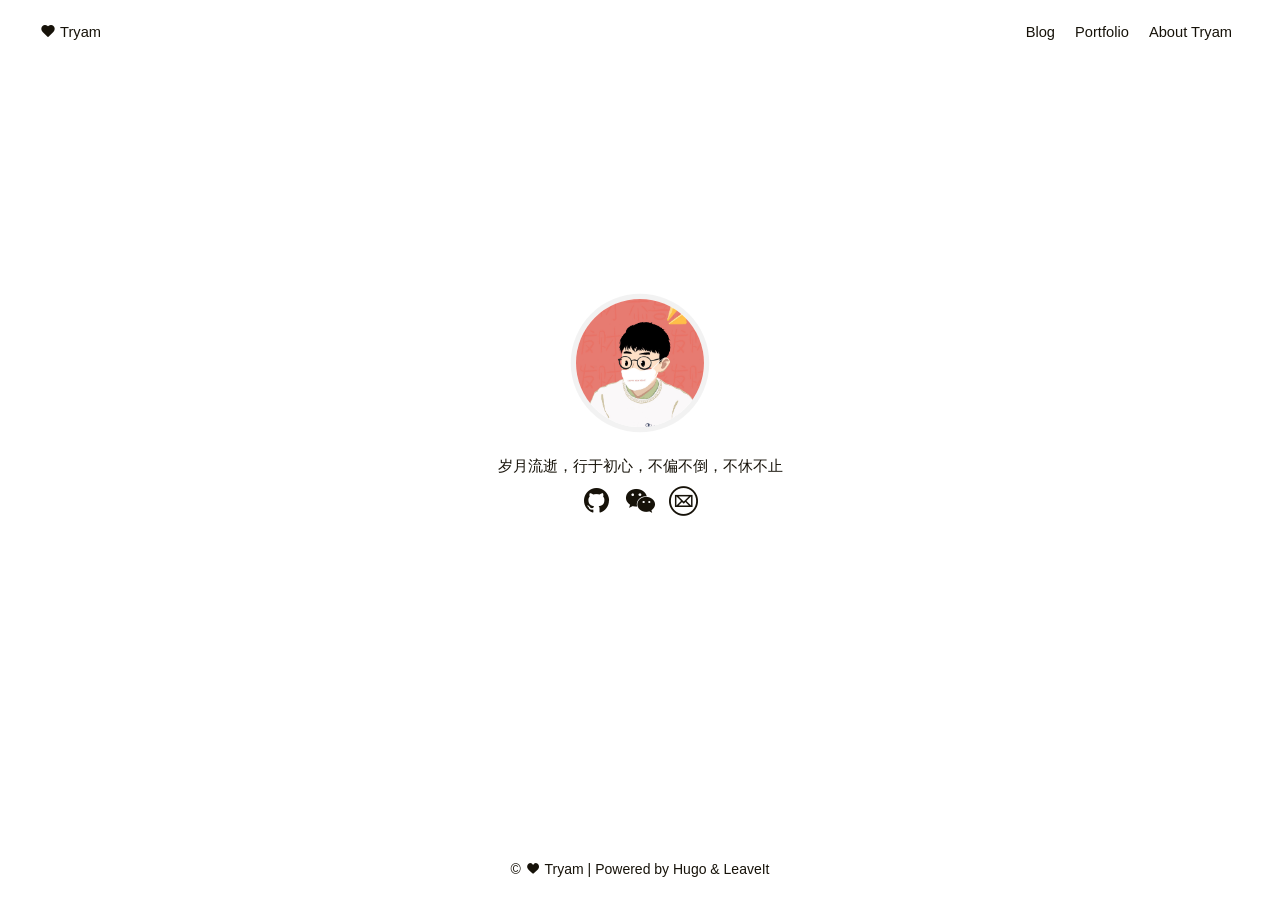
<file: index.html>
<!DOCTYPE html>
<html lang="en-us">
  <head>
	<meta name="generator" content="Hugo 0.57.2" />
  <meta http-equiv="content-type" content="text/html;charset=utf-8">
  <meta http-equiv="X-UA-Compatible" content="chrome=1">
  <meta name="viewport" content="width=device-width, initial-scale=1.0">
  <meta name="robots" content="noodp"/>
  <meta name="author" content="Tryam">
  
  
  
  
  
  <link rel="canonical" href="https://example.com/" />
  <link rel="apple-touch-icon" sizes="180x180" href="/apple-touch-icon.png">
  <link rel="icon" type="image/png" sizes="32x32" href="/favicon-32x32.png">
  <link rel="icon" type="image/png" sizes="16x16" href="/favicon-16x16.png">
  <link rel="manifest" href="/site.webmanifest">
  <link rel="mask-icon" href="/safari-pinned-tab.svg" color="#5bbad5">
  <meta name="msapplication-TileColor" content="#da532c">
  <meta name="theme-color" content="#ffffff">
  <title>
       
       
           Tryam
       
  </title>
  <meta name="title" content="Tryam">
    
  
  <link rel="stylesheet" href="/font/iconfont.css">
  <link rel="stylesheet" href="/css/main.min.css">


  
    <link href="https://example.com/index.xml" rel="alternate" type="application/rss+xml" title="Tryam" />
    <link href="https://example.com/index.xml" rel="feed" type="application/rss+xml" title="Tryam" />
  
  

<script type="application/ld+json">
{
    "@context": "http://schema.org",
    "@type": "WebSite",
    "url": "https:\/\/example.com\/",
    "name": "Tryam",
    "author": {
        "@type": "Person",
        "name": "Tryam"
    },
    "description": "",
}
</script>
 

</head>

  


  <body class="">
    <div class="wrapper">
        <nav class="navbar">
    <div class="container">
        <div class="navbar-header header-logo">
        	<a href="javascript:void(0);" class="theme-switch"><i class="iconfont icon-xihuan"></i></a>&nbsp;<a href="https://example.com">Tryam</a>
        </div>
        <div class="menu navbar-right">
                
                
                <a class="menu-item" href="/posts/" title="">Blog</a>
                
                <a class="menu-item" href="/portfolio/" title="">Portfolio</a>
                
                <a class="menu-item" href="/about/" title="About Tryam">About Tryam</a>
                
        </div>
    </div>
</nav>
<nav class="navbar-mobile" id="nav-mobile" style="display: none">
     <div class="container">
        <div class="navbar-header">
            <div>  <a href="javascript:void(0);" class="theme-switch"><i class="iconfont icon-xihuan"></i></a>&nbsp;<a href="https://example.com">Tryam</a></div>
            <div class="menu-toggle">
                <span></span><span></span><span></span>
            </div>
        </div>
     
          <div class="menu" id="mobile-menu">
                
                
                <a class="menu-item" href="/posts/" title="">Blog</a>
                
                <a class="menu-item" href="/portfolio/" title="">Portfolio</a>
                
                <a class="menu-item" href="/about/" title="About Tryam">About Tryam</a>
                
        </div>
    </div>
</nav>
    	 <main class="main">
          <div class="container">
      		
  
  	<div class="intro">
    
    
    
    <div class="avatar">
        <a href="/posts/"> <img src="/images/me/Profile_me.jpg"> </a>
    </div>
    
    
    <h2 class="description">
       岁月流逝，行于初心，不偏不倒，不休不止
    </h2>
    
    <div class="social-links">
      
<a href="https://github.com/xxoo" target="_blank" rel="me noopener"><i class="iconfont icon-github"></i></a>



 

<a href="javascript:void(0);" target="_blank" rel="me noopener" onclick="document.getElementById('lightbox').style.display='inline';"><i class="iconfont icon-wechat"></i></a> 


<a href="mailto:shiao.qin@sjtu.edu.cn" rel="me noopener"><i class="iconfont icon-mail01"></i></a>






    </div>
</div>


 


<style type="text/css">
.lightbox {
    position: fixed;
    top: 0;
    left: 0;
    width: 100%;
    height: 100%;
    background: rgba(0, 0, 0, .8);
}

.center {
    width: 220px;
    height: 220px;
    position: absolute;
    top: 50%;
    left: 50%;
    margin: -150px 0 0 -110px;
}

.center img {
    width: 220px;
}

.center i {
    color: #fff;
    font-size: 1.5em;
    position: relative;
    float: right;
    top: 0px;
    right: -20px;
    cursor: pointer;
}
</style>


<div id="lightbox" style="display: none" class="lightbox" onclick="document.getElementById('lightbox').style.display='none';">
    <div class="center">
        <i class="iconfont icon-close"></i>
        <img src="/images/me/wechat.jpg">
    </div>
</div>



  

          </div>
		   </main>
      <footer class="footer">
    <div class="copyright">
        &copy;
        
        <span class="with-love">
    	 <i class="iconfont icon-love"></i> 
         </span>
         
            <span class="author" itemprop="copyrightHolder"><a href="https://example.com">Tryam</a> | </span> 
         

         
		  <span>Powered by <a href="https://gohugo.io/" target="_blank" rel="external nofollow">Hugo</a> & <a href="https://github.com/liuzc/leaveit" target="_blank" rel="external nofollow">LeaveIt</a></span> 
    </div>
</footer>











    
    <script src="/js/vendor_main.min.js" async=""></script>



     </div>
  </body>
</html>
</file>
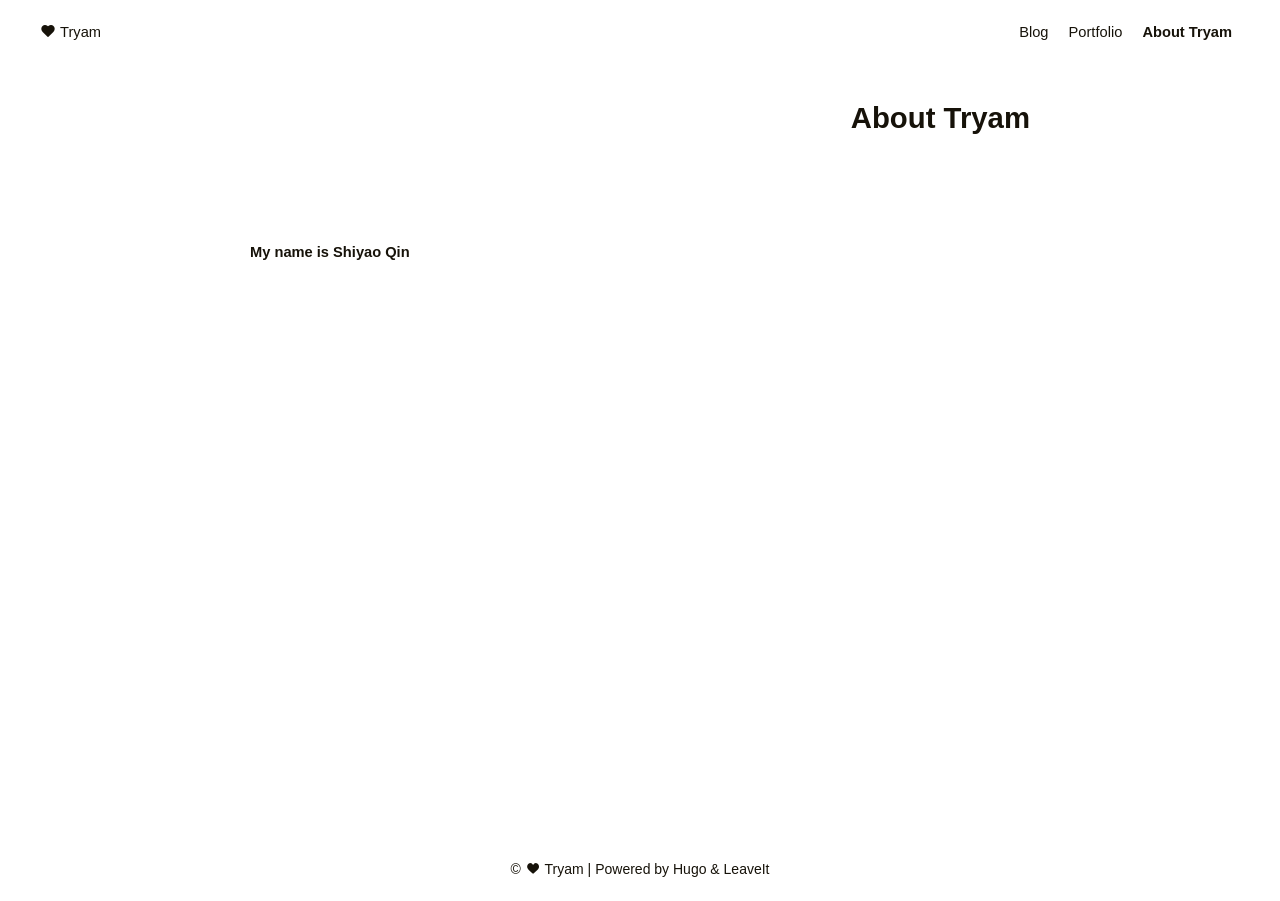
<file: about/index.html>
<!DOCTYPE html>
<html lang="en-us">
  <head>
  <meta http-equiv="content-type" content="text/html;charset=utf-8">
  <meta http-equiv="X-UA-Compatible" content="chrome=1">
  <meta name="viewport" content="width=device-width, initial-scale=1.0">
  <meta name="robots" content="noodp"/>
  <meta name="author" content="Tryam">
  
  
  
  
  
  <link rel="canonical" href="https://example.com/about/" />
  <link rel="apple-touch-icon" sizes="180x180" href="/apple-touch-icon.png">
  <link rel="icon" type="image/png" sizes="32x32" href="/favicon-32x32.png">
  <link rel="icon" type="image/png" sizes="16x16" href="/favicon-16x16.png">
  <link rel="manifest" href="/site.webmanifest">
  <link rel="mask-icon" href="/safari-pinned-tab.svg" color="#5bbad5">
  <meta name="msapplication-TileColor" content="#da532c">
  <meta name="theme-color" content="#ffffff">
  <title>
       
       
           About Tryam | Tryam
       
  </title>
  <meta name="title" content="About Tryam | Tryam">
    
  
  <link rel="stylesheet" href="/font/iconfont.css">
  <link rel="stylesheet" href="/css/main.min.css">


  
  
 

<script type="application/ld+json">
 "@context" : "http://schema.org",
    "@type" : "BlogPosting",
    "mainEntityOfPage": {
         "@type": "WebPage",
         "@id": "https:\/\/example.com"
    },
    "articleSection" : "",
    "name" : "About Tryam",
    "headline" : "About Tryam",
    "description" : "My name is Shiyao Qin",
    "inLanguage" : "en-us",
    "author" : "Tryam",
    "creator" : "Tryam",
    "publisher": "Tryam",
    "accountablePerson" : "Tryam",
    "copyrightHolder" : "Tryam",
    "copyrightYear" : "2014",
    "datePublished": "2014-04-09 00:00:00 \x2b0000 UTC",
    "dateModified" : "2014-04-09 00:00:00 \x2b0000 UTC",
    "url" : "https:\/\/example.com\/about\/",
    "wordCount" : "5",
    "keywords" : [  "Tryam"]
}
</script>

</head>

  


  <body class="">
    <div class="wrapper">
        <nav class="navbar">
    <div class="container">
        <div class="navbar-header header-logo">
        	<a href="javascript:void(0);" class="theme-switch"><i class="iconfont icon-xihuan"></i></a>&nbsp;<a href="https://example.com">Tryam</a>
        </div>
        <div class="menu navbar-right">
                
                
                <a class="menu-item" href="/posts/" title="">Blog</a>
                
                <a class="menu-item" href="/portfolio/" title="">Portfolio</a>
                
                <a class="menu-item active" href="/about/" title="About Tryam">About Tryam</a>
                
        </div>
    </div>
</nav>
<nav class="navbar-mobile" id="nav-mobile" style="display: none">
     <div class="container">
        <div class="navbar-header">
            <div>  <a href="javascript:void(0);" class="theme-switch"><i class="iconfont icon-xihuan"></i></a>&nbsp;<a href="https://example.com">Tryam</a></div>
            <div class="menu-toggle">
                <span></span><span></span><span></span>
            </div>
        </div>
     
          <div class="menu" id="mobile-menu">
                
                
                <a class="menu-item" href="/posts/" title="">Blog</a>
                
                <a class="menu-item" href="/portfolio/" title="">Portfolio</a>
                
                <a class="menu-item active" href="/about/" title="About Tryam">About Tryam</a>
                
        </div>
    </div>
</nav>
    	 <main class="main">
          <div class="container">
      		
<div class="post-warp archive">
    <h2 class="post-title" style="text-align:right;padding-bottom:2em">About Tryam</h2>
    <div class="post-content">
        <p><strong>My name is Shiyao Qin</strong></p>

    </div>
</div>

          </div>
		   </main>
      <footer class="footer">
    <div class="copyright">
        &copy;
        
        <span class="with-love">
    	 <i class="iconfont icon-love"></i> 
         </span>
         
            <span class="author" itemprop="copyrightHolder"><a href="https://example.com">Tryam</a> | </span> 
         

         
		  <span>Powered by <a href="https://gohugo.io/" target="_blank" rel="external nofollow">Hugo</a> & <a href="https://github.com/liuzc/leaveit" target="_blank" rel="external nofollow">LeaveIt</a></span> 
    </div>
</footer>












    
    
    <script src="/js/vendor_no_gallery.min.js" async=""></script>
    
  



     </div>
  </body>
</html>
</file>
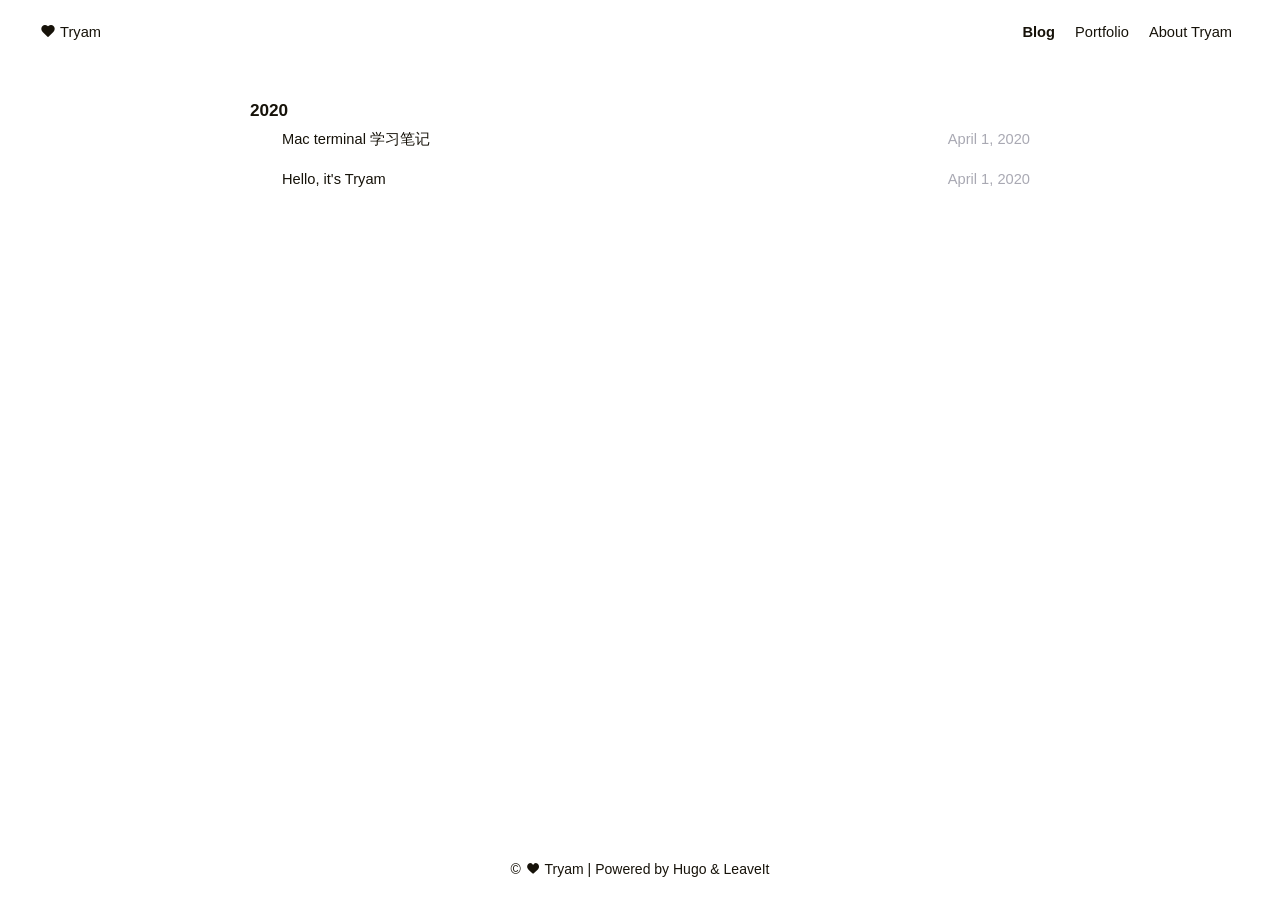
<file: posts/index.html>
<!DOCTYPE html>
<html lang="en-us">
  <head>
  <meta http-equiv="content-type" content="text/html;charset=utf-8">
  <meta http-equiv="X-UA-Compatible" content="chrome=1">
  <meta name="viewport" content="width=device-width, initial-scale=1.0">
  <meta name="robots" content="noodp"/>
  <meta name="author" content="Tryam">
  
  
  
  
  
  <link rel="canonical" href="https://example.com/posts/" />
  <link rel="apple-touch-icon" sizes="180x180" href="/apple-touch-icon.png">
  <link rel="icon" type="image/png" sizes="32x32" href="/favicon-32x32.png">
  <link rel="icon" type="image/png" sizes="16x16" href="/favicon-16x16.png">
  <link rel="manifest" href="/site.webmanifest">
  <link rel="mask-icon" href="/safari-pinned-tab.svg" color="#5bbad5">
  <meta name="msapplication-TileColor" content="#da532c">
  <meta name="theme-color" content="#ffffff">
  <title>
       
       
           Posts | Tryam
       
  </title>
  <meta name="title" content="Posts | Tryam">
    
  
  <link rel="stylesheet" href="/font/iconfont.css">
  <link rel="stylesheet" href="/css/main.min.css">


  
    <link href="https://example.com/posts/index.xml" rel="alternate" type="application/rss+xml" title="Tryam" />
    <link href="https://example.com/posts/index.xml" rel="feed" type="application/rss+xml" title="Tryam" />
  
  
 

</head>

  


  <body class="">
    <div class="wrapper">
        <nav class="navbar">
    <div class="container">
        <div class="navbar-header header-logo">
        	<a href="javascript:void(0);" class="theme-switch"><i class="iconfont icon-xihuan"></i></a>&nbsp;<a href="https://example.com">Tryam</a>
        </div>
        <div class="menu navbar-right">
                
                
                <a class="menu-item active" href="/posts/" title="">Blog</a>
                
                <a class="menu-item" href="/portfolio/" title="">Portfolio</a>
                
                <a class="menu-item" href="/about/" title="About Tryam">About Tryam</a>
                
        </div>
    </div>
</nav>
<nav class="navbar-mobile" id="nav-mobile" style="display: none">
     <div class="container">
        <div class="navbar-header">
            <div>  <a href="javascript:void(0);" class="theme-switch"><i class="iconfont icon-xihuan"></i></a>&nbsp;<a href="https://example.com">Tryam</a></div>
            <div class="menu-toggle">
                <span></span><span></span><span></span>
            </div>
        </div>
     
          <div class="menu" id="mobile-menu">
                
                
                <a class="menu-item active" href="/posts/" title="">Blog</a>
                
                <a class="menu-item" href="/portfolio/" title="">Portfolio</a>
                
                <a class="menu-item" href="/about/" title="About Tryam">About Tryam</a>
                
        </div>
    </div>
</nav>
    	 <main class="main">
          <div class="container">
      		
<div class="post-warp archive">
    
    <h3>2020</h3>

    
    <article class="archive-item">
        <a href="/2020/mac_terminal_learning/" class="archive-item-link">Mac terminal 学习笔记</a>
        <span class="archive-item-date">
            April 1, 2020
        </span>
    </article>
    
    <article class="archive-item">
        <a href="/2020/tryam/" class="archive-item-link">Hello, it&#39;s Tryam</a>
        <span class="archive-item-date">
            April 1, 2020
        </span>
    </article>
     
    

</div>

          </div>
		   </main>
      <footer class="footer">
    <div class="copyright">
        &copy;
        
        <span class="with-love">
    	 <i class="iconfont icon-love"></i> 
         </span>
         
            <span class="author" itemprop="copyrightHolder"><a href="https://example.com">Tryam</a> | </span> 
         

         
		  <span>Powered by <a href="https://gohugo.io/" target="_blank" rel="external nofollow">Hugo</a> & <a href="https://github.com/liuzc/leaveit" target="_blank" rel="external nofollow">LeaveIt</a></span> 
    </div>
</footer>











    
    <script src="/js/vendor_main.min.js" async=""></script>



     </div>
  </body>
</html>
</file>
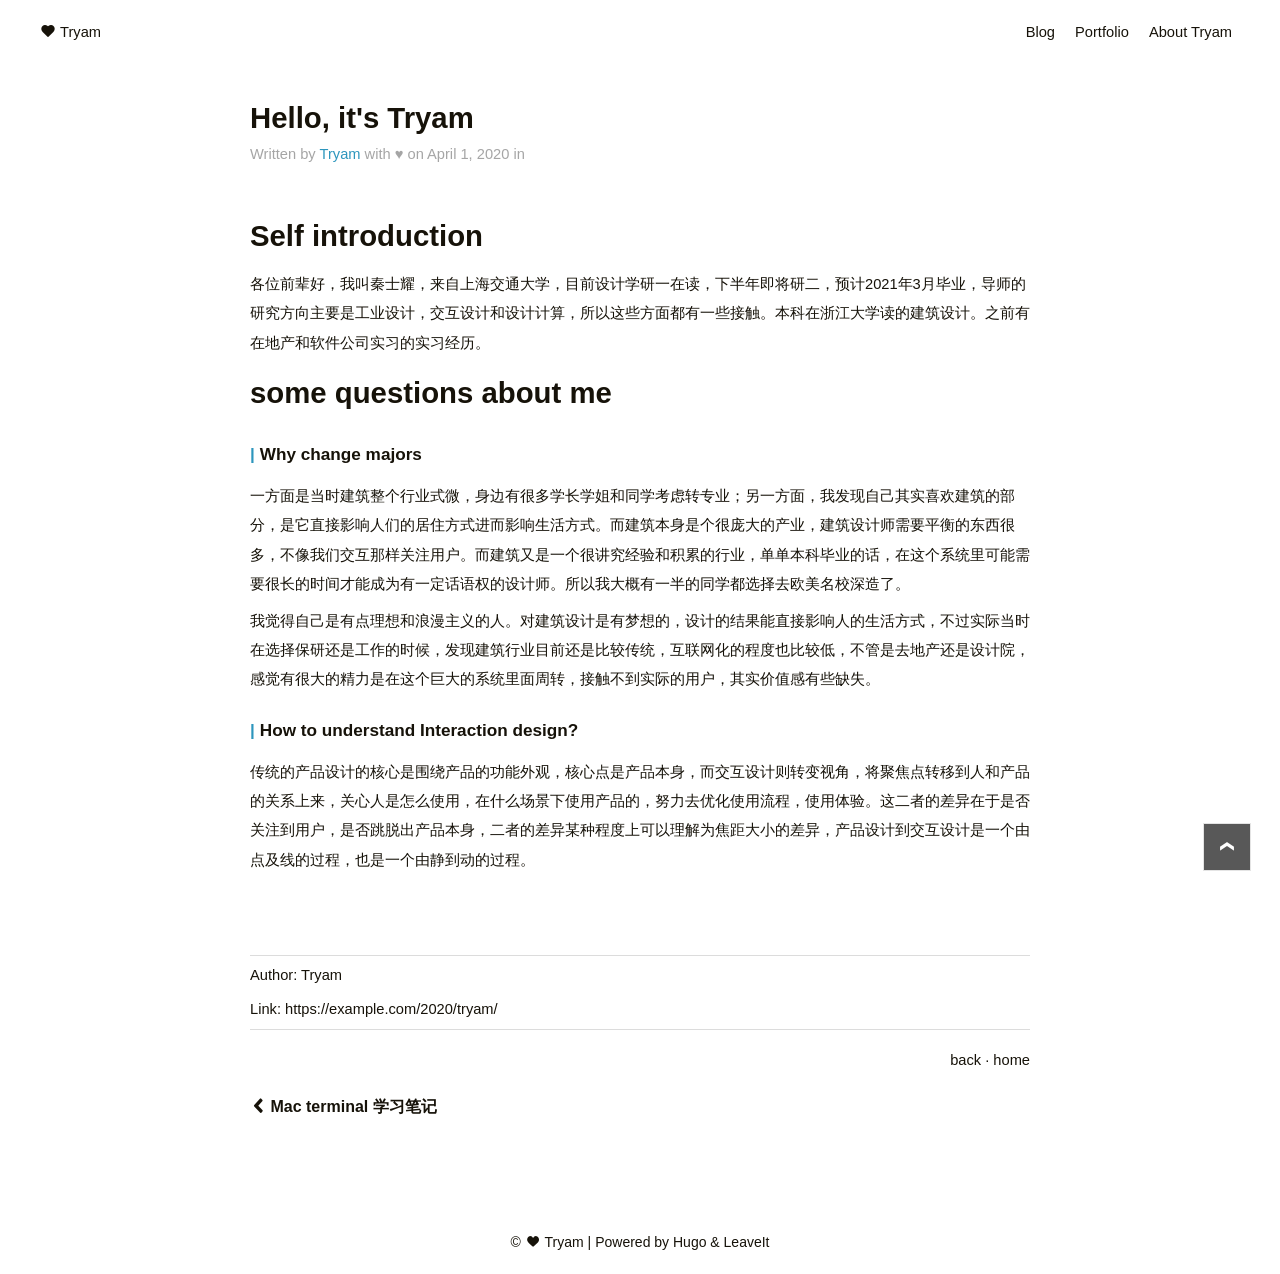
<file: 2020/tryam/index.html>
<!DOCTYPE html>
<html lang="en-us">
  <head>
  <meta http-equiv="content-type" content="text/html;charset=utf-8">
  <meta http-equiv="X-UA-Compatible" content="chrome=1">
  <meta name="viewport" content="width=device-width, initial-scale=1.0">
  <meta name="robots" content="noodp"/>
  <meta name="author" content="Tryam">
  
  
  
  <link rel="prev" href="https://example.com/2020/mac_terminal_learning/" />
  
  <link rel="canonical" href="https://example.com/2020/tryam/" />
  <link rel="apple-touch-icon" sizes="180x180" href="/apple-touch-icon.png">
  <link rel="icon" type="image/png" sizes="32x32" href="/favicon-32x32.png">
  <link rel="icon" type="image/png" sizes="16x16" href="/favicon-16x16.png">
  <link rel="manifest" href="/site.webmanifest">
  <link rel="mask-icon" href="/safari-pinned-tab.svg" color="#5bbad5">
  <meta name="msapplication-TileColor" content="#da532c">
  <meta name="theme-color" content="#ffffff">
  <title>
       
       
           Hello, it&#39;s Tryam | Tryam
       
  </title>
  <meta name="title" content="Hello, it&#39;s Tryam | Tryam">
    
  
  <link rel="stylesheet" href="/font/iconfont.css">
  <link rel="stylesheet" href="/css/main.min.css">


  
  
 

<script type="application/ld+json">
 "@context" : "http://schema.org",
    "@type" : "BlogPosting",
    "mainEntityOfPage": {
         "@type": "WebPage",
         "@id": "https:\/\/example.com"
    },
    "articleSection" : "posts",
    "name" : "Hello, it\x27s Tryam",
    "headline" : "Hello, it\x27s Tryam",
    "description" : "Self introduction 各位前辈好，我叫秦士耀，来自上海交通大学，目前设计学研一在读，下半年即将研二，预计2021年3月毕业，导师的研究方向主要是工业设计，交互设计和设计计算，所以这些方面都有一些接触。本科在浙江大学读的建筑设计。之前有在地产和软件公司实习的实习经历。\nsome questions about me Why change majors 一方面是当时建筑整个行业式微，身边有很多学长学姐和同学考虑转专业；另一方面，我发现自己其实喜欢建筑的部分，是它直接影响人们的居住方式进而影响生活方式。而建筑本身是个很庞大的产业，建筑设计师需要平衡的东西很多，不像我们交互那样关注用户。而建筑又是一个很讲究经验和积累的行业，单单本科毕业的话，在这个系统里可能需要很长的时间才能成为有一定话语权的设计师。所以我大概有一半的同学都选择去欧美名校深造了。\n我觉得自己是有点理想和浪漫主义的人。对建筑设计是有梦想的，设计的结果能直接影响人的生活方式，不过实际当时在选择保研还是工作的时候，发现建筑行业目前还是比较传统，互联网化的程度也比较低，不管是去地产还是设计院，感觉有很大的精力是在这个巨大的系统里面周转，接触不到实际的用户，其实价值感有些缺失。\nHow to understand Interaction design? 传统的产品设计的核心是围绕产品的功能外观，核心点是产品本身，而交互设计则转变视角，将聚焦点转移到人和产品的关系上来，关心人是怎么使用，在什么场景下使用产品的，努力去优化使用流程，使用体验。这二者的差异在于是否关注到用户，是否跳脱出产品本身，二者的差异某种程度上可以理解为焦距大小的差异，产品设计到交互设计是一个由点及线的过程，也是一个由静到动的过程。",
    "inLanguage" : "en-us",
    "author" : "Tryam",
    "creator" : "Tryam",
    "publisher": "Tryam",
    "accountablePerson" : "Tryam",
    "copyrightHolder" : "Tryam",
    "copyrightYear" : "2020",
    "datePublished": "2020-04-01 15:05:55 \x2b0800 CST",
    "dateModified" : "2020-04-01 15:05:55 \x2b0800 CST",
    "url" : "https:\/\/example.com\/2020\/tryam\/",
    "wordCount" : "18",
    "keywords" : [  "Tryam"]
}
</script>

</head>

  


  <body class="">
    <div class="wrapper">
        <nav class="navbar">
    <div class="container">
        <div class="navbar-header header-logo">
        	<a href="javascript:void(0);" class="theme-switch"><i class="iconfont icon-xihuan"></i></a>&nbsp;<a href="https://example.com">Tryam</a>
        </div>
        <div class="menu navbar-right">
                
                
                <a class="menu-item" href="/posts/" title="">Blog</a>
                
                <a class="menu-item" href="/portfolio/" title="">Portfolio</a>
                
                <a class="menu-item" href="/about/" title="About Tryam">About Tryam</a>
                
        </div>
    </div>
</nav>
<nav class="navbar-mobile" id="nav-mobile" style="display: none">
     <div class="container">
        <div class="navbar-header">
            <div>  <a href="javascript:void(0);" class="theme-switch"><i class="iconfont icon-xihuan"></i></a>&nbsp;<a href="https://example.com">Tryam</a></div>
            <div class="menu-toggle">
                <span></span><span></span><span></span>
            </div>
        </div>
     
          <div class="menu" id="mobile-menu">
                
                
                <a class="menu-item" href="/posts/" title="">Blog</a>
                
                <a class="menu-item" href="/portfolio/" title="">Portfolio</a>
                
                <a class="menu-item" href="/about/" title="About Tryam">About Tryam</a>
                
        </div>
    </div>
</nav>
    	 <main class="main">
          <div class="container">
      		
<article class="post-warp" itemscope itemtype="http://schema.org/Article">
    <header class="post-header">
        <h1 class="post-title" itemprop="name headline">Hello, it&#39;s Tryam</h1>
        <div class="post-meta">
                Written by <a itemprop="name" href="https://example.com" rel="author">Tryam</a> with ♥ 
                <span class="post-time">
                on <time datetime=2020-04-01 itemprop="datePublished">April 1, 2020</time>
                </span>
                in
                
        </div>
    </header>
    <div class="post-content">
        

        

        
        
     
          
          
          

          
          
          

          

<h1 id="self-introduction">Self introduction</h1>

<p>各位前辈好，我叫秦士耀，来自上海交通大学，目前设计学研一在读，下半年即将研二，预计2021年3月毕业，导师的研究方向主要是工业设计，交互设计和设计计算，所以这些方面都有一些接触。本科在浙江大学读的建筑设计。之前有在地产和软件公司实习的实习经历。</p>

<h1 id="some-questions-about-me">some questions about me</h1>

<h3 id="why-change-majors">Why change majors</h3>

<p>一方面是当时建筑整个行业式微，身边有很多学长学姐和同学考虑转专业；另一方面，我发现自己其实喜欢建筑的部分，是它直接影响人们的居住方式进而影响生活方式。而建筑本身是个很庞大的产业，建筑设计师需要平衡的东西很多，不像我们交互那样关注用户。而建筑又是一个很讲究经验和积累的行业，单单本科毕业的话，在这个系统里可能需要很长的时间才能成为有一定话语权的设计师。所以我大概有一半的同学都选择去欧美名校深造了。</p>

<p>我觉得自己是有点理想和浪漫主义的人。对建筑设计是有梦想的，设计的结果能直接影响人的生活方式，不过实际当时在选择保研还是工作的时候，发现建筑行业目前还是比较传统，互联网化的程度也比较低，不管是去地产还是设计院，感觉有很大的精力是在这个巨大的系统里面周转，接触不到实际的用户，其实价值感有些缺失。</p>

<h3 id="how-to-understand-interaction-design">How to understand Interaction design?</h3>

<p>传统的产品设计的核心是围绕产品的功能外观，核心点是产品本身，而交互设计则转变视角，将聚焦点转移到人和产品的关系上来，关心人是怎么使用，在什么场景下使用产品的，努力去优化使用流程，使用体验。这二者的差异在于是否关注到用户，是否跳脱出产品本身，二者的差异某种程度上可以理解为焦距大小的差异，产品设计到交互设计是一个由点及线的过程，也是一个由静到动的过程。</p>

    </div>

    <div class="post-copyright">
             
            <p class="copyright-item">
                <span>Author:</span>
                <span>Tryam </span>
                </p>
            
           
             
            <p class="copyright-item">
                    <span>Link:</span>
                    <a href=https://example.com/2020/tryam/>https://example.com/2020/tryam/</span>
            </p>
            
            
    </div>

  
    <div class="post-tags">
        
        <section>
                <a href="javascript:window.history.back();">back</a></span> · 
                <span><a href="https://example.com">home</a></span>
        </section>
    </div>

    <div class="post-nav">
        
        <a href="https://example.com/2020/mac_terminal_learning/" class="prev" rel="prev" title="Mac terminal 学习笔记"><i class="iconfont icon-left"></i>&nbsp;Mac terminal 学习笔记</a>
         
        
    </div>

    <div class="post-comment">
          
                 
          
    </div>
</article>
          </div>
		   </main>
      <footer class="footer">
    <div class="copyright">
        &copy;
        
        <span class="with-love">
    	 <i class="iconfont icon-love"></i> 
         </span>
         
            <span class="author" itemprop="copyrightHolder"><a href="https://example.com">Tryam</a> | </span> 
         

         
		  <span>Powered by <a href="https://gohugo.io/" target="_blank" rel="external nofollow">Hugo</a> & <a href="https://github.com/liuzc/leaveit" target="_blank" rel="external nofollow">LeaveIt</a></span> 
    </div>
</footer>












    
    
    <script src="/js/vendor_no_gallery.min.js" async=""></script>
    
  



     </div>
  </body>
</html>
</file>
<file: font/iconfont.css>
@font-face {font-family: "iconfont";
  src: url('iconfont.eot?t=1540738544101'); /* IE9*/
  src: url('iconfont.eot?t=1540738544101#iefix') format('embedded-opentype'), /* IE6-IE8 */
  url('[data-uri]') format('woff'),
  url('iconfont.ttf?t=1540738544101') format('truetype'), /* chrome, firefox, opera, Safari, Android, iOS 4.2+*/
  url('iconfont.svg?t=1540738544101#iconfont') format('svg'); /* iOS 4.1- */
}

.iconfont {
  font-family:"iconfont" !important;
  font-size:16px;
  font-style:normal;
  -webkit-font-smoothing: antialiased;
  -moz-osx-font-smoothing: grayscale;
}

.icon-flickr:before { content: "\e654"; }

.icon-tag:before { content: "\e6fd"; }

.icon-linkedin:before { content: "\e698"; }

.icon-mail:before { content: "\e759"; }

.icon-search:before { content: "\e627"; }

.icon-mail01:before { content: "\e642"; }

.icon-wechat:before { content: "\e68b"; }

.icon-facebook:before { content: "\e601"; }

.icon-twitter:before { content: "\eb2a"; }

.icon-love:before { content: "\e745"; }

.icon-github:before { content: "\e712"; }

.icon-pinterest:before { content: "\e7bf"; }

.icon-up:before { content: "\e750"; }

.icon-left:before { content: "\e60a"; }

.icon-folder:before { content: "\e638"; }

.icon-close:before { content: "\e6d5"; }

.icon-dribbble:before { content: "\e696"; }

.icon-instagram:before { content: "\e6b6"; }

.icon-tumblr:before { content: "\e61f"; }

.icon-telegram:before { content: "\e731"; }

.icon-xihuan:before { content: "\e86f"; }

.icon-xihuan1:before { content: "\e870"; }

.icon-right:before { content: "\e6dd"; }

.icon-medium-circle-fill:before { content: "\e887"; }
</file>
<file: css/main.min.css>
/*!normalize.css v8.0.0 | MIT License | github.com/necolas/normalize.css*/html{line-height:1.15;-webkit-text-size-adjust:100%}html,body,main,div,span,a,li,ul,hr,h1,h2,h3,h4{padding:0;margin:0}h1{font-size:2em;margin:.67em 0}hr{box-sizing:content-box;height:0;overflow:visible}pre{font-family:monospace,monospace;font-size:1em}a{background-color:transparent}abbr[title]{border-bottom:none;text-decoration:underline;text-decoration:underline dotted}b,strong{font-weight:bolder}code,kbd,samp{font-family:monospace,monospace;font-size:1em}small{font-size:80%}sub,sup{font-size:75%;line-height:0;position:relative;vertical-align:baseline}sub{bottom:-.25em}sup{top:-.5em}img{border-style:none}button,input,optgroup,select,textarea{font-family:inherit;font-size:100%;line-height:1.15;margin:0}button,input{overflow:visible}button,select{text-transform:none}button,[type=button],[type=reset],[type=submit]{-webkit-appearance:button}button::-moz-focus-inner,[type=button]::-moz-focus-inner,[type=reset]::-moz-focus-inner,[type=submit]::-moz-focus-inner{border-style:none;padding:0}button:-moz-focusring,[type=button]:-moz-focusring,[type=reset]:-moz-focusring,[type=submit]:-moz-focusring{outline:1px dotted ButtonText}fieldset{padding:.35em .75em .625em}legend{box-sizing:border-box;color:inherit;display:table;max-width:100%;padding:0;white-space:normal}progress{vertical-align:baseline}textarea{overflow:auto}[type=checkbox],[type=radio]{box-sizing:border-box;padding:0}[type=number]::-webkit-inner-spin-button,[type=number]::-webkit-outer-spin-button{height:auto}[type=search]{-webkit-appearance:textfield;outline-offset:-2px}[type=search]::-webkit-search-decoration{-webkit-appearance:none}::-webkit-file-upload-button{-webkit-appearance:button;font:inherit}details{display:block}summary{display:list-item}template{display:none}[hidden]{display:none}@font-face{font-family:josefin sans;font-style:normal;font-weight:400;src:url(//lib.baomitu.com/fonts/josefin-sans/josefin-sans-regular.eot);src:local("Josefin Sans"),local(JosefinSans-Normal),url(//lib.baomitu.com/fonts/josefin-sans/josefin-sans-regular.eot?#iefix) format("embedded-opentype"),url(//lib.baomitu.com/fonts/josefin-sans/josefin-sans-regular.woff2) format("woff2"),url(//lib.baomitu.com/fonts/josefin-sans/josefin-sans-regular.woff) format("woff"),url(//lib.baomitu.com/fonts/josefin-sans/josefin-sans-regular.ttf) format("truetype"),url(//lib.baomitu.com/fonts/josefin-sans/josefin-sans-regular.svg#JosefinSans) format("svg")}@font-face{font-family:pt sans;font-style:normal;font-weight:400;src:url(//lib.baomitu.com/fonts/pt-sans/pt-sans-regular.eot);src:local("PT Sans"),local(PTSans-Normal),url(//lib.baomitu.com/fonts/pt-sans/pt-sans-regular.eot?#iefix) format("embedded-opentype"),url(//lib.baomitu.com/fonts/pt-sans/pt-sans-regular.woff2) format("woff2"),url(//lib.baomitu.com/fonts/pt-sans/pt-sans-regular.woff) format("woff"),url(//lib.baomitu.com/fonts/pt-sans/pt-sans-regular.ttf) format("truetype"),url(//lib.baomitu.com/fonts/pt-sans/pt-sans-regular.svg#PTSans) format("svg")}html::-webkit-scrollbar{width:8px;height:8px}html::-webkit-scrollbar-thumb{height:40px;background-color:#eee;border-radius:16px}html::-webkit-scrollbar-thumb:hover{background-color:#ddd}::selection{background:rgba(0,149,255,.1)}html{font-family:josefin sans,-apple-system,BlinkMacSystemFont,helvetica neue,pingfang sc,hiragino sans gb,STHeiti,microsoft yahei,wenquanyi micro hei,Arial,Verdana,sans-serif}body{font-size:11pt;font-weight:400;line-height:2em;background-color:#fff;color:#161209}body:before{content:"";background-repeat:no-repeat;background-position:50%;opacity:.05;position:fixed;top:0;left:0;width:100%;height:100%;z-index:-1;-webkit-filter:grayscale(100%);-moz-filter:grayscale(100%);-ms-filter:grayscale(100%);-o-filter:grayscale(100%);filter:grayscale(100%);filter:gray}body.dark-theme{background-color:#292a2d;color:#a9a9b3}a{color:#161209;text-decoration:none;transition:color .2s ease,border-color .2s ease,background .2s ease,opacity .2s ease}a:hover{color:#2d96bd;text-decoration:none;transition:color .2s ease,border-color .2s ease,background .2s ease,opacity .2s ease}.dark-theme a{color:#a9a9b3;text-decoration:none;transition:color .2s ease,border-color .2s ease,background .2s ease,opacity .2s ease}.dark-theme a:hover{color:#fff;text-decoration:none;transition:color .2s ease,border-color .2s ease,background .2s ease,opacity .2s ease}blockquote{font-size:1rem;display:block;border-width:1px 0;border-style:solid;border-color:#dcdcdc;padding:1.5em 1.2em .5em;margin:0 0 2em;position:relative}blockquote:before{content:'\201C';position:absolute;top:0;left:50%;transform:translate(-50%,-50%);background:#fff;width:3rem;height:2rem;font:6em/1.08em pt sans,sans-serif;color:#2d96bd;text-align:center}.dark-theme blockquote:before{color:#eee}blockquote:after{content:"#blockquote" attr(cite);display:block;text-align:right;font-size:.875em;color:#2d96bd}.dark-theme blockquote:after{color:#eee}.dark-theme blockquote{border-color:#4a4b50}.wrapper{display:flex;flex-direction:column;min-height:100vh;width:100%}.navbar{height:4rem;line-height:4rem;width:100%}.navbar .container{width:auto;max-width:1200px;text-align:center;margin:0 auto;display:flex;justify-content:space-between}.main{flex:1 0 auto}.container{padding-left:1em;padding-right:1em}.footer{height:4rem;width:100%;text-align:center;line-height:4rem;padding-top:2em}.notfound{font-size:2em;transform:translateY(35vh);text-align:center}.intro{transform:translateY(25vh);text-align:center}.intro .avatar{padding:10px}.intro .avatar img{width:128px;height:auto;display:inline-block;-webkit-border-radius:100%;border-radius:100%;-webkit-box-shadow:0 0 0 .3618em rgba(0,0,0,.05);box-shadow:0 0 0 .3618em rgba(0,0,0,.05);margin:0 auto;-webkit-transition:all ease .4s;-moz-transition:all ease .4s;-o-transition:all ease .4s;transition:all ease .4s;cursor:pointer}.intro .avatar img:hover{position:relative;-webkit-transform:translateY(-0.75em);-moz-transform:translateY(-0.75em);-ms-transform:translateY(-0.75em);-o-transform:translateY(-0.75em);transform:translateY(-0.75em);cursor:pointer}h2.description{font-size:1em;font-weight:400;padding:5px}.social-links a{padding:0 5px}.social-links a:hover{background-color:transparent}.social-links .iconfont{font-size:2em}.post-warp .archive-item{margin-left:2rem}.post-warp .categories-card{margin:0 auto;margin-top:3em;display:flex;align-items:center;justify-content:space-between;flex-direction:row;flex-wrap:wrap;padding:0 2.5em;line-height:1.6em}.post-warp .categories-card .card-item{font-size:14px;text-align:left;width:45%;display:flex;align-items:flex-start;margin-top:2em;min-height:16em;padding:0 2%;position:relative}.post-warp .categories-card .card-item .categories{overflow:hidden}.post-warp .archive-item-link{display:inline-block;text-decoration:none;overflow:hidden;text-overflow:ellipsis;white-space:nowrap;max-width:95%}.post-warp .archive-item-link:hover{color:#2d96bd;background-color:transparent}.dark-theme .post-warp .archive-item-link{color:#a9a9b3;text-decoration:none;transition:color .2s ease,border-color .2s ease,background .2s ease,opacity .2s ease}.dark-theme .post-warp .archive-item-link:hover{color:#fff;text-decoration:none;transition:color .2s ease,border-color .2s ease,background .2s ease,opacity .2s ease}.post-warp .archive-item-date{float:right;text-align:right;color:#a9a9b3}.dark-theme .post-warp .archive-item-date{color:#87878d}.post-warp .more-post{text-align:right}.categories h3{display:inline-block}.categories span{float:right;padding-right:1em}.post-warp{position:relative;width:100%;max-width:780px;margin:0 auto;padding-top:2rem}.post-warp .post-header h1{margin:0!important}.post-warp .post-title{font-size:2em;line-height:1.5em}.post-warp .post-meta{color:rgba(85,85,85,.52941)!important}.dark-theme .post-warp .post-meta{color:#87878d!important}.post-warp .post-meta a{color:#2d96bd}.dark-theme .post-warp .post-meta a{color:#eee}.post-warp .post-meta a:hover{color:#ef3982}.dark-theme .post-warp .post-meta a:hover{color:#fff}.post-warp .post-content{padding-top:2rem}.post-warp .post-content h2,.post-warp .post-content h3,.post-warp .post-content h4,.post-warp .post-content h5,.post-warp .post-content h6{padding-top:.8em;padding-bottom:.3em}.post-warp .post-content h2::before{content:"#";margin-right:5px;color:#2d96bd}.dark-theme .post-warp .post-content h2::before{color:#eee}.post-warp .post-content h3::before{content:"|";margin-right:5px;color:#2d96bd}.dark-theme .post-warp .post-content h3::before{color:#eee}.post-warp .post-content a{color:#2d96bd}.dark-theme .post-warp .post-content a{color:#eee}.post-warp .post-content a:hover{color:#ef3982}.dark-theme .post-warp .post-content a:hover:hover{color:#fff;font-weight:700;text-decoration:underline}.post-warp .post-content code,.post-warp .post-content pre{padding:7px;font-size:13px;font-family:Consolas,Monaco,Menlo,Consolas,monospace;word-break:break-all;word-wrap:break-word}.post-warp .post-content code:not([class]){padding:5px;background:#fff;border:1px solid #ddd;box-shadow:1px 1px 0 #fff,2px 2px 0 #ddd;margin-left:3px;margin-right:3px}.dark-theme .post-warp .post-content code:not([class]):not([class]){background:transparent;box-shadow:1px 1px 0 #87878d,2px 2px 0 #87878d}.post-warp .post-content ul{padding-left:2em}.post-warp .post-content table{max-width:100%;margin:10px 0;border-spacing:0;box-shadow:2px 2px 3px rgba(0,0,0,.125)}.post-warp .post-content table th,.post-warp .post-content table td{padding:5px 15px;border:1px double #ebe9f5}.post-warp .post-content figure{text-align:center}.post-warp .post-content figure img:hover{cursor:zoom-in}.post-warp .post-content .image-caption:not(:empty){min-width:20%;max-width:80%;display:inline-block;padding:10px;margin:0 auto;border-bottom:1px solid #d9d9d9;font-size:14px;color:#969696;line-height:1.7}.post-warp .post-content img{display:block;max-width:80%;height:auto;margin:0 auto;overflow:hidden}.post-warp .post-content img[data-action=zoom]{cursor:zoom-in}.post-warp .post-content .featured_image{width:100%!important;max-width:100%!important;height:auto!important;margin:0!important}.post-warp p{font-size:1em;margin:.5em 0}.post-warp .post-copyright{margin-top:5rem;border-top:1px solid #dcdcdc;border-bottom:1px solid #dcdcdc}.post-warp .post-copyright .copyright-item{margin:5px 0}.post-warp .post-copyright .lincese{font-weight:700}.dark-theme .post-warp .post-copyright{border-top:1px solid #4a4b50;border-bottom:1px solid #4a4b50}.post-warp .post-tags{padding:1rem 0;display:flex;justify-content:space-between}.post-warp .post-nav:before,.post-warp .post-nav:after{content:" ";display:table}.post-warp .post-nav a.prev,.post-warp .post-nav a.next{font-weight:600;font-size:16px;transition-property:transform;transition-timing-function:ease-out;transition-duration:.3s}.post-warp .post-nav a.prev{float:left}.post-warp .post-nav a.prev:hover{transform:translateX(-4px)}.post-warp .post-nav a.next{float:right}.post-warp .post-nav a.next:hover{transform:translateX(4px)}.post-warp .tag:not(:last-child) a::after{content:" / "}.post-warp .post-comment{padding:3em 0}.tag-cloud-tags{margin:10px 0}.tag-cloud-tags a{display:inline-block;position:relative;margin:5px 10px;word-wrap:break-word;transition-duration:.3s;transition-property:transform;transition-timing-function:ease-out}.tag-cloud-tags a:active,.tag-cloud-tags a:focus,.tag-cloud-tags a:hover{color:#2d96bd;transform:scale(1.1)}.dark-theme .tag-cloud-tags a:active,.dark-theme .tag-cloud-tags a:focus,.dark-theme .tag-cloud-tags a:hover{color:#fff}.tag-cloud-tags a small{color:#a9a9b3}.dark-theme .tag-cloud-tags a small{color:#fff}.post-warp .intro{transform:translateY(0);margin:2em 0 5em}.post-warp .intro .avatar img{width:96px}.post-warp .post{margin-bottom:4em;border-bottom:1px dashed #ddd}.post-warp .post .post-content{padding-top:.5em}.post-warp .post .post-footer{display:flex;justify-content:space-between;align-items:center}.post-warp .post .post-footer .post-meta a{color:rgba(85,85,85,.52941)!important}.dark-theme .post-warp .post .post-footer .post-meta a{color:#87878d!important}.post-warp .post .post-footer .post-meta a:hover{color:#a9a9b3!important}.dark-theme .post-warp .post .post-footer .post-meta a:hover{color:#87878d!important}.post-warp .post .post-footer .post-tags span a{color:rgba(85,85,85,.52941)!important}.dark-theme .post-warp .post .post-footer .post-tags span a{color:#87878d!important}.post-warp .post .post-footer .post-tags span a:hover{color:#a9a9b3!important}.dark-theme .post-warp .post .post-footer .post-tags span a:hover{color:#87878d!important}.header-logo a{padding:0}.header-logo a i{line-height:2em}.navbar .menu a{padding:0 8px}.navbar .menu .active{font-weight:900;color:#161209}.dark-theme .navbar .menu .active{color:#fff}.navbar-header a:hover,.navbar .menu a:hover{background-color:transparent}.copyright{font-size:14px}#dynamic-to-top{display:none;overflow:hidden;width:auto;z-index:90;position:fixed;bottom:2em;right:2em;top:auto;left:auto;font-family:sans-serif;font-size:1em;color:#fff;text-decoration:none;text-shadow:0 1px 0 #333;font-weight:700;padding:17px 16px;border:1px solid #dcdcdc;background:#222;outline:none}#dynamic-to-top:hover{background:#000;cursor:pointer}#dynamic-to-top:active{background:#000;outline:none}#dynamic-to-top:focus,#dynamic-to-top:hover{outline:none}#dynamic-to-top span{display:block;overflow:hidden;width:14px;height:12px;background:url([data-uri]) no-repeat 50%}.dark-theme #dynamic-to-top{border:1px solid #4a4b50}.pagination{display:flex;flex-direction:row;justify-content:center;list-style:none;white-space:nowrap;width:100%;padding-top:2em}.pagination a{-webkit-font-smoothing:antialiased;font-size:12px;color:#bfbfbf;letter-spacing:.1em;font-weight:700;padding:5px;text-decoration:none;transition:.3s}.pagination li{padding-bottom:3px;margin:0 20px;box-sizing:border-box;position:relative;display:inline}.pagination li.disabled{display:none}.pagination li:hover a{color:#000}.dark-theme .pagination li:hover a{color:#fff}.pagination li:before,.pagination li:after{position:absolute;content:"";width:0;height:3px;background:#000;transition:.3s;bottom:0}.dark-theme .pagination li:before,.dark-theme .pagination li:after{background:#fff}.pagination li:before .active,.pagination li:after .active{width:100%}.pagination li:before{left:50%}.pagination li:after{right:50%}.pagination li:hover:before,.pagination li:hover:after{width:50%}.pagination li.active a{color:#000}.dark-theme .pagination li.active a{color:#fff}.pagination li.active:before,.pagination li.active:after{width:60%}/*!Color themes for Google Code Prettify | MIT License | github.com/jmblog/color-themes-for-google-code-prettify*/.prettyprint{background:#2d2d2d;font-family:Menlo,Bitstream Vera Sans Mono,DejaVu Sans Mono,Monaco,Consolas,monospace;border:0!important}.pln{color:#ccc}ol.linenums{margin-top:0;margin-bottom:0;color:#999}li.L0,li.L1,li.L2,li.L3,li.L4,li.L5,li.L6,li.L7,li.L8,li.L9{padding-left:1em;background-color:#2d2d2d;list-style-type:decimal}@media screen{.str{color:#9c9}.kwd{color:#c9c}.com{color:#999}.typ{color:#69c}.lit{color:#f99157}.pun,.opn,.clo{color:#ccc}.tag{color:#f2777a}.atn{color:#f99157}.atv{color:#6cc}.dec{color:#f99157}.var{color:#f2777a}.fun{color:#69c}}@media only screen and (min-device-width:320px) and (max-device-width:480px){.navbar{display:none}.navbar-mobile{display:block!important;position:fixed;width:100%;z-index:100;transition:all .6s ease 0s}.navbar-mobile .container{padding:0;margin:0;height:5em;line-height:5.5em;background:#fff}.navbar-mobile .container .navbar-header{display:flex;justify-content:space-between;align-items:center;width:100%;padding-right:1em;padding-left:1em;box-sizing:border-box}.navbar-mobile .container .navbar-header .menu-toggle{cursor:pointer;line-height:5.5em}.navbar-mobile .container .navbar-header .menu-toggle span{display:block;background:#000;width:36px;height:2px;-webkit-border-radius:3px;-moz-border-radius:3px;border-radius:3px;-webkit-transition:.25s margin .25s,.25s transform;-moz-transition:.25s margin .25s,.25s transform;transition:.25s margin .25s,.25s transform}.dark-theme .navbar-mobile .container .navbar-header .menu-toggle span{background:#a9a9b3}.navbar-mobile .container .navbar-header .menu-toggle span:nth-child(1){margin-bottom:8px}.navbar-mobile .container .navbar-header .menu-toggle span:nth-child(3){margin-top:8px}.navbar-mobile .container .navbar-header .menu-toggle.active span{-webkit-transition:.25s margin,.25s transform .25s;-moz-transition:.25s margin,.25s transform .25s;transition:.25s margin,.25s transform .25s}.navbar-mobile .container .navbar-header .menu-toggle.active span:nth-child(1){-moz-transform:rotate(45deg) translate(4px,6px);-ms-transform:rotate(45deg) translate(4px,6px);-webkit-transform:rotate(45deg) translate(4px,6px);transform:rotate(45deg) translate(4px,6px)}.navbar-mobile .container .navbar-header .menu-toggle.active span:nth-child(2){opacity:0}.navbar-mobile .container .navbar-header .menu-toggle.active span:nth-child(3){-moz-transform:rotate(-45deg) translate(8px,-10px);-ms-transform:rotate(-45deg) translate(8px,-10px);-webkit-transform:rotate(-45deg) translate(8px,-10px);transform:rotate(-45deg) translate(8px,-10px)}.navbar-mobile .container .menu{text-align:center;background:#fff;border-top:2px solid #000;padding-top:1em;padding-bottom:1em;display:none;box-shadow:0 2px 4px rgba(0,0,0,.1),0 4px 8px rgba(0,0,0,.1)}.navbar-mobile .container .menu a{display:block;line-height:2.5em}.navbar-mobile .container .menu.active{display:block}.dark-theme .navbar-mobile .container .menu{background:#292a2d;border-top:2px solid #87878d}.dark-theme .navbar-mobile .container{background:#292a2d!important}#dynamic-to-top{display:none!important}.footer{height:3rem;width:100%;text-align:center;line-height:1.5rem;padding-top:2em}.post-warp{padding-top:6em}.post-warp .archive-item-date{display:none}.post-warp .categories-card .card-item{width:95%}}@media only screen and (min-width:1224px){.navbar-mobile{display:none}}@media only screen and (min-width:1824px){}
</file>
